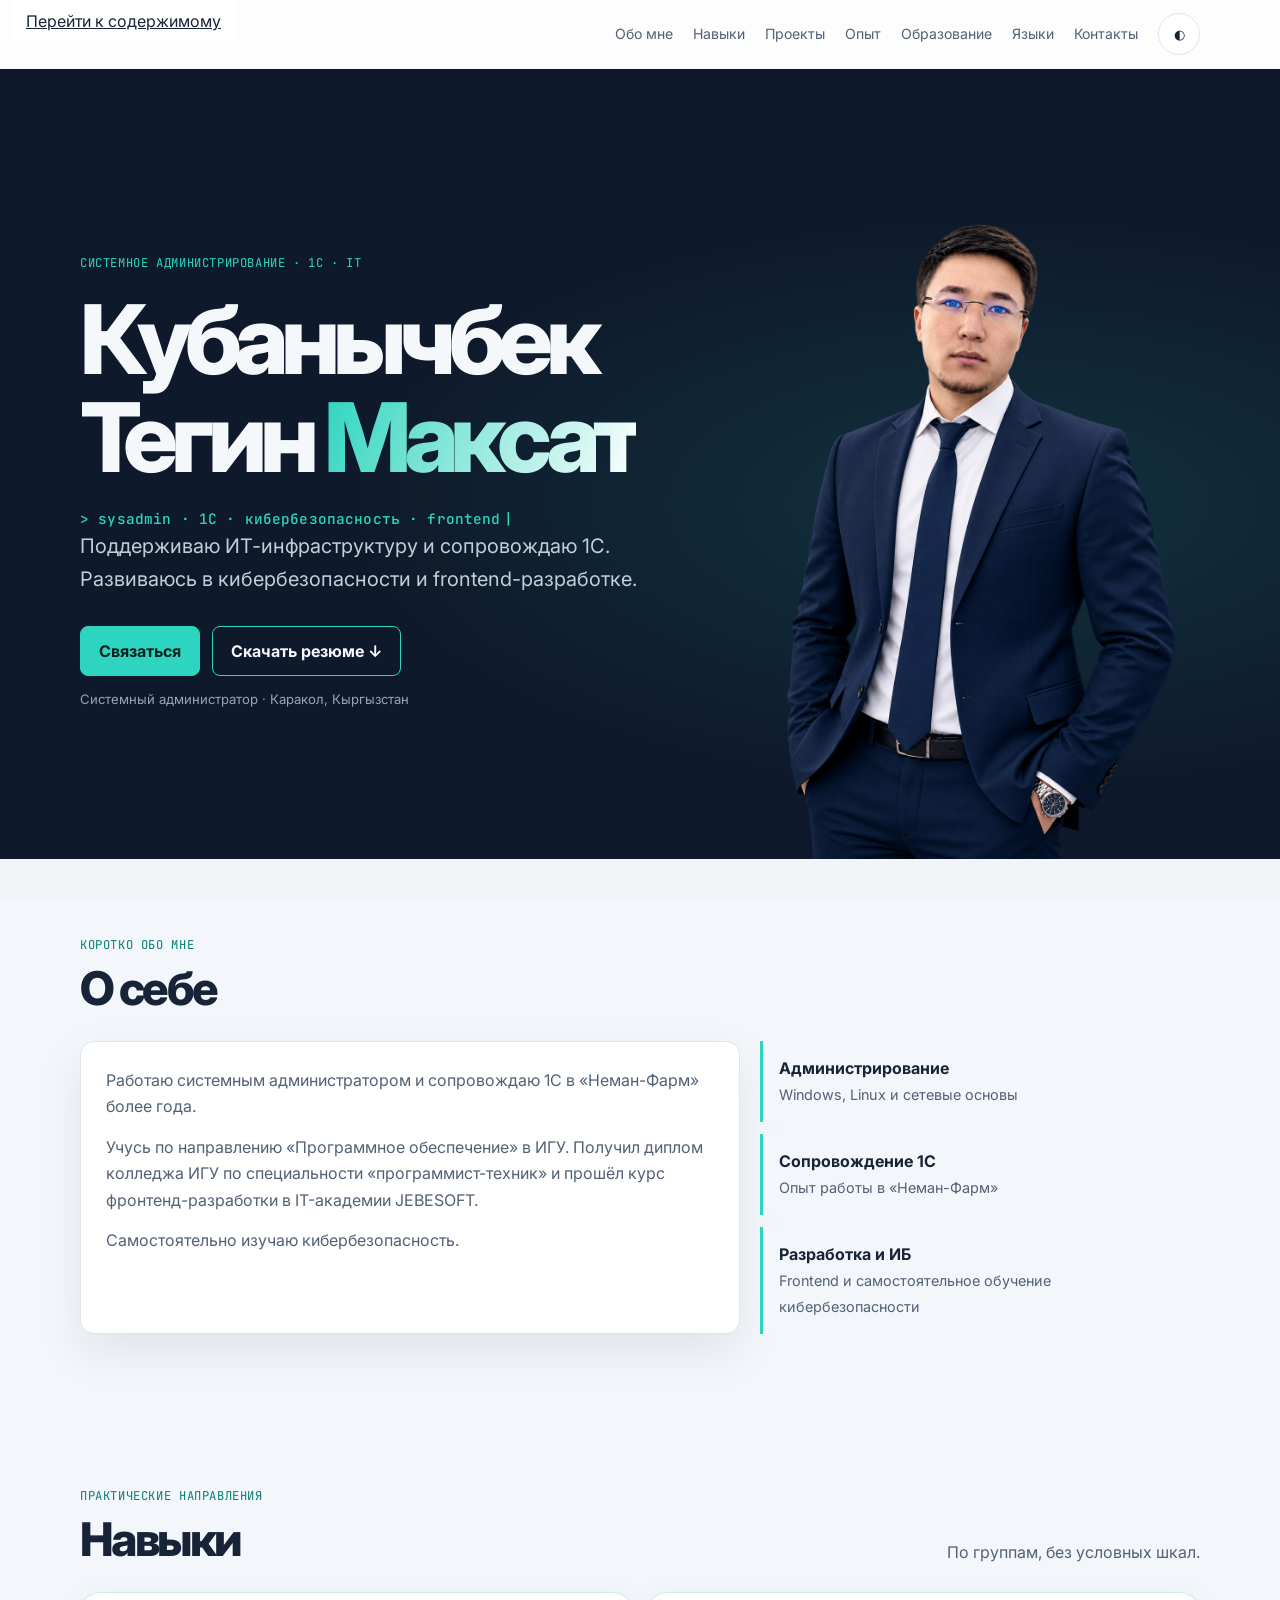
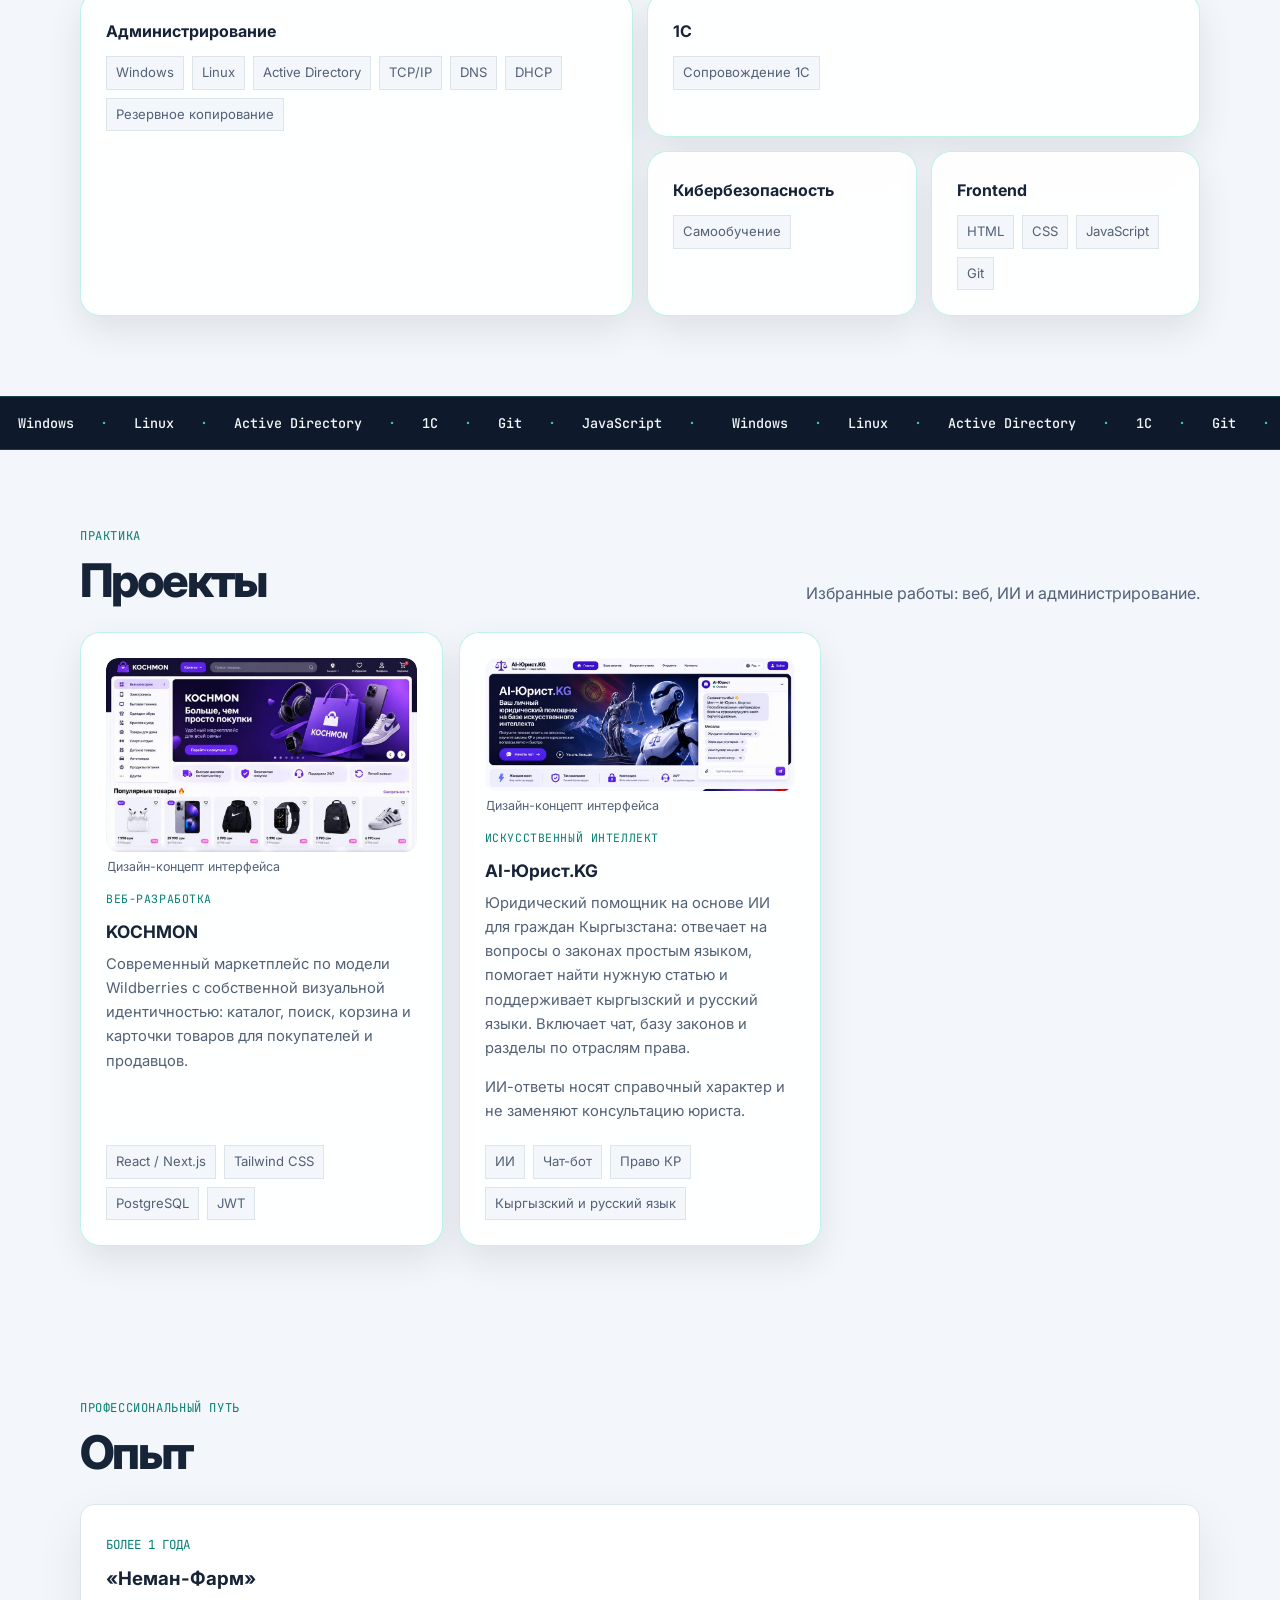
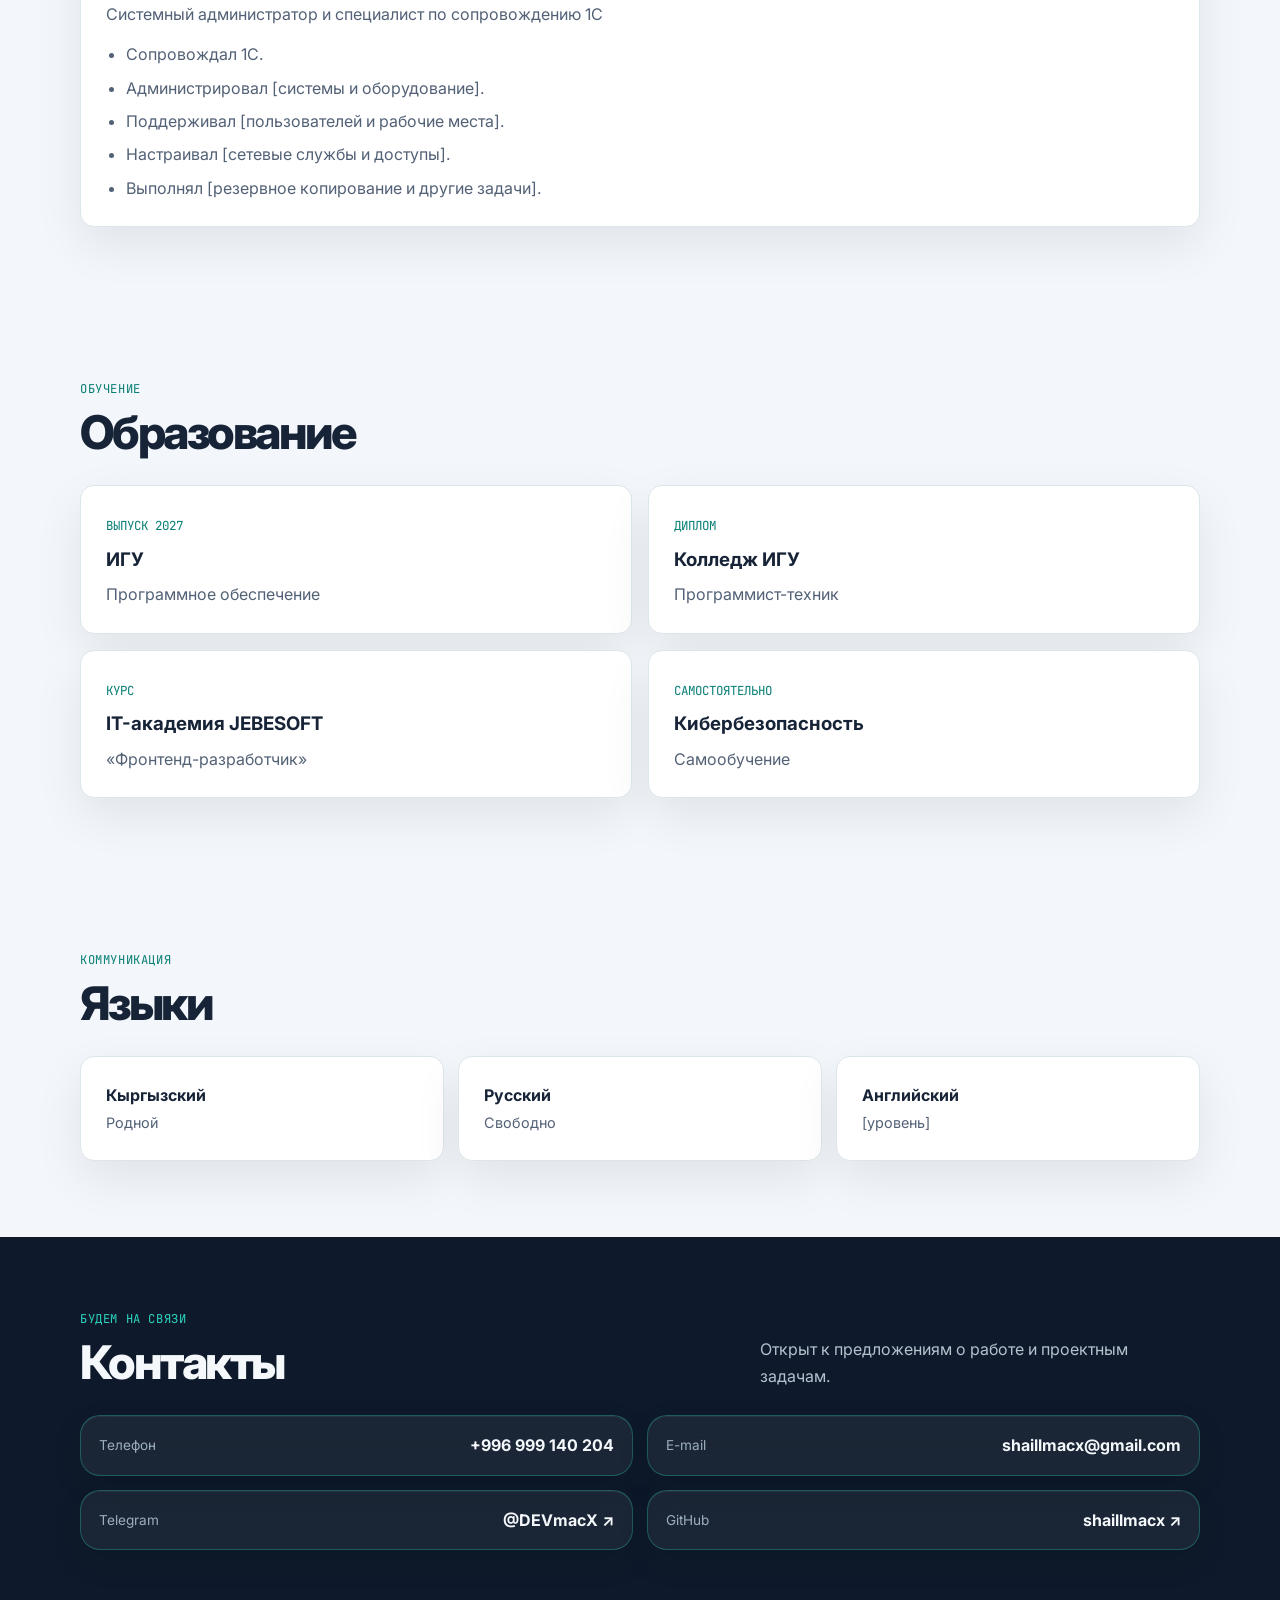
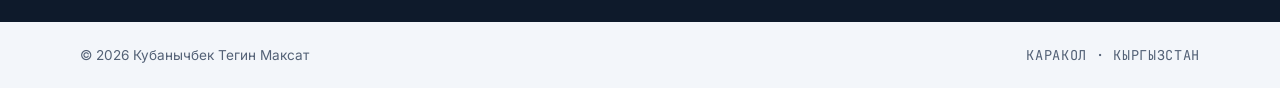
<file: index.html>
<!doctype html>
<html lang="ru">
<head>
  <meta charset="utf-8">
  <meta name="viewport" content="width=device-width, initial-scale=1">
  <meta name="theme-color" content="#0E1A2B">
  <meta name="description" content="Портфолио Кубанычбека Тегина Максата: системное администрирование, 1С, кибербезопасность и фронтенд.">
  <meta property="og:type" content="website">
  <meta property="og:title" content="Максат Кубанычбек Тегин — портфолио">
  <meta property="og:description" content="Системное администрирование · 1С · кибербезопасность · frontend">
  <meta property="og:locale" content="ru_RU">
  <title>Максат Кубанычбек Тегин — портфолио</title>
  <link rel="preconnect" href="https://fonts.googleapis.com">
  <link rel="preconnect" href="https://fonts.gstatic.com" crossorigin>
  <link href="https://fonts.googleapis.com/css2?family=Inter:wght@400;500;600;700;800&family=JetBrains+Mono:wght@400;500&display=swap" rel="stylesheet">
  <link rel="stylesheet" href="css/style.css">
</head>
<body>
  <div class="scroll-progress" id="scrollProgress" role="progressbar" aria-label="Прокрутка страницы" aria-valuemin="0" aria-valuemax="100" aria-valuenow="0"></div>
  <a class="skip" href="#main">Перейти к содержимому</a>
  <header class="header"><div class="wrap nav header__nav"><a class="brand header__brand" href="#top" aria-label="Максат — на главную">М<span>.</span>К</a><nav class="header__links" aria-label="Основная навигация"><a href="#about">Обо мне</a><a href="#skills">Навыки</a><a href="#projects">Проекты</a><a href="#experience">Опыт</a><a href="#education">Образование</a><a href="#languages">Языки</a><a href="#contact">Контакты</a><button class="theme header__theme-toggle" id="themeToggle" type="button" aria-label="Включить тёмную тему" title="Сменить тему">◐</button></nav></div></header>
  <main class="portfolio-main" id="main">
    <section class="hero" id="top"><div class="wrap hero-inner hero__inner"><div class="hero-copy hero__copy"><div class="eyebrow hero__eyebrow">Системное администрирование · 1С · IT</div><h1 class="hero__title">Кубанычбек Тегин <span class="name-accent">Максат</span></h1><p class="terminal-line hero__terminal"><span id="terminalText" aria-hidden="true">&gt; sysadmin · 1С · кибербезопасность · frontend</span><span class="terminal-cursor" aria-hidden="true">|</span><span class="sr-only">sysadmin · 1С · кибербезопасность · frontend</span></p><p class="hero__description">Поддерживаю ИТ-инфраструктуру и сопровождаю 1С. Развиваюсь в кибербезопасности и frontend-разработке.</p><div class="actions hero__actions"><a class="btn btn--primary primary" href="#contact">Связаться</a><a class="btn btn--secondary ghost" href="[ссылка на PDF]" download>Скачать резюме ↓</a></div><p class="hero-note hero__note">Системный администратор · Каракол, Кыргызстан</p></div><img class="hero-photo hero__photo" src="assets/portrait-cutout.png" alt="Кубанычбек Тегин Максат"></div></section>
    <section id="about"><div class="wrap"><div class="section-head section__head"><div><div class="eyebrow">Коротко обо мне</div><h2 class="section__title">О себе</h2></div></div><div class="about-grid"><article class="card card--about about-copy reveal"><p>Работаю системным администратором и сопровождаю 1С в «Неман-Фарм» более года.</p><p>Учусь по направлению «Программное обеспечение» в ИГУ. Получил диплом колледжа ИГУ по специальности «программист-техник» и прошёл курс фронтенд-разработки в IT-академии JEBESOFT.</p><p>Самостоятельно изучаю кибербезопасность.</p></article><div class="facts"><div class="fact reveal"><strong>Администрирование</strong><span>Windows, Linux и сетевые основы</span></div><div class="fact reveal"><strong>Сопровождение 1С</strong><span>Опыт работы в «Неман-Фарм»</span></div><div class="fact reveal"><strong>Разработка и ИБ</strong><span>Frontend и самостоятельное обучение кибербезопасности</span></div></div></div></div></section>
    <section id="skills"><div class="wrap"><div class="section-head section__head"><div><div class="eyebrow">Практические направления</div><h2 class="section__title">Навыки</h2></div><p>По группам, без условных шкал.</p></div><div class="skills skills-bento"><article class="card card--skill skill reveal glass-card"><h3>Администрирование</h3><div class="tags"><span class="tag">Windows</span><span class="tag">Linux</span><span class="tag">Active Directory</span><span class="tag">TCP/IP</span><span class="tag">DNS</span><span class="tag">DHCP</span><span class="tag">Резервное копирование</span></div></article><article class="card card--skill skill reveal glass-card"><h3>1С</h3><div class="tags"><span class="tag">Сопровождение 1С</span></div></article><article class="card card--skill skill reveal glass-card"><h3>Кибербезопасность</h3><div class="tags"><span class="tag">Самообучение</span></div></article><article class="card card--skill skill reveal glass-card"><h3>Frontend</h3><div class="tags"><span class="tag">HTML</span><span class="tag">CSS</span><span class="tag">JavaScript</span><span class="tag">Git</span></div></article></div></div></section>
    <div class="skills-marquee" tabindex="0" role="region" aria-label="Навыки: Windows, Linux, Active Directory, 1С, Git, JavaScript"><div class="marquee-track" aria-hidden="true"><div class="marquee-list"><span>Windows</span><span>Linux</span><span>Active Directory</span><span>1С</span><span>Git</span><span>JavaScript</span></div><div class="marquee-list" aria-hidden="true"><span>Windows</span><span>Linux</span><span>Active Directory</span><span>1С</span><span>Git</span><span>JavaScript</span></div></div></div>
    <section id="projects"><div class="wrap"><div class="section-head section__head"><div><div class="eyebrow">Практика</div><h2 class="section__title">Проекты</h2></div><p>Избранные работы: веб, ИИ и администрирование.</p></div><div class="projects">
      <article class="card card--project project project--kochmon reveal glass-card"><figure class="project__media"><img class="project__image" src="assets/kochmon-preview.jpg" alt="Дизайн-концепт маркетплейса KOCHMON" width="1000" height="622" loading="lazy"><figcaption class="project__caption">Дизайн-концепт интерфейса</figcaption></figure><span class="mono project__category">ВЕБ-РАЗРАБОТКА</span><h3>KOCHMON</h3><p>Современный маркетплейс по модели Wildberries с собственной визуальной идентичностью: каталог, поиск, корзина и карточки товаров для покупателей и продавцов.</p><div class="tags"><span class="tag">React / Next.js</span><span class="tag">Tailwind CSS</span><span class="tag">PostgreSQL</span><span class="tag">JWT</span></div></article>
      <article class="card card--project project project--ai reveal glass-card"><figure class="project__media"><img class="project__image" src="assets/ai-urist-preview.jpg" alt="Дизайн-концепт AI-Юрист.KG" width="1000" height="426" loading="lazy"><figcaption class="project__caption">Дизайн-концепт интерфейса</figcaption></figure><span class="mono project__category">ИСКУССТВЕННЫЙ ИНТЕЛЛЕКТ</span><h3>AI-Юрист.KG</h3><p>Юридический помощник на основе ИИ для граждан Кыргызстана: отвечает на вопросы о законах простым языком, помогает найти нужную статью и поддерживает кыргызский и русский языки. Включает чат, базу законов и разделы по отраслям права.</p><p class="project__note">ИИ-ответы носят справочный характер и не заменяют консультацию юриста.</p><div class="tags"><span class="tag">ИИ</span><span class="tag">Чат-бот</span><span class="tag">Право КР</span><span class="tag">Кыргызский и русский язык</span></div></article>
    </div></div></section>
    <section id="experience"><div class="wrap"><div class="section-head section__head"><div><div class="eyebrow">Профессиональный путь</div><h2 class="section__title">Опыт</h2></div></div><article class="card card--timeline timeline-card reveal"><span class="date">БОЛЕЕ 1 ГОДА</span><h3>«Неман-Фарм»</h3><p>Системный администратор и специалист по сопровождению 1С</p><ul class="duties"><li>Сопровождал 1С.</li><li>Администрировал [системы и оборудование].</li><li>Поддерживал [пользователей и рабочие места].</li><li>Настраивал [сетевые службы и доступы].</li><li>Выполнял [резервное копирование и другие задачи].</li></ul></article></div></section>
    <section id="education"><div class="wrap"><div class="section-head section__head"><div><div class="eyebrow">Обучение</div><h2 class="section__title">Образование</h2></div></div><div class="timeline"><article class="card card--timeline timeline-card reveal"><span class="date">ВЫПУСК 2027</span><h3>ИГУ</h3><p>Программное обеспечение</p></article><article class="card card--timeline timeline-card reveal"><span class="date">ДИПЛОМ</span><h3>Колледж ИГУ</h3><p>Программист-техник</p></article><article class="card card--timeline timeline-card reveal"><span class="date">КУРС</span><h3>IT-академия JEBESOFT</h3><p>«Фронтенд-разработчик»</p></article><article class="card card--timeline timeline-card reveal"><span class="date">САМОСТОЯТЕЛЬНО</span><h3>Кибербезопасность</h3><p>Самообучение</p></article></div></div></section>
    <section id="languages"><div class="wrap"><div class="section-head section__head"><div><div class="eyebrow">Коммуникация</div><h2 class="section__title">Языки</h2></div></div><div class="languages"><article class="card card--language language reveal"><strong>Кыргызский</strong><span>Родной</span></article><article class="card card--language language reveal"><strong>Русский</strong><span>Свободно</span></article><article class="card card--language language reveal"><strong>Английский</strong><span>[уровень]</span></article></div></div></section>
    <section class="contact" id="contact"><div class="wrap"><div class="section-head section__head"><div><div class="eyebrow">Будем на связи</div><h2 class="section__title">Контакты</h2></div><p>Открыт к предложениям о работе и проектным задачам.</p></div><div class="contact-grid"><a class="contact-item card--contact glass-card" href="tel:+996999140204"><span>Телефон</span><strong>+996 999 140 204</strong></a><a class="contact-item card--contact glass-card" href="mailto:shaillmacx@gmail.com"><span>E-mail</span><strong>shaillmacx@gmail.com</strong></a><a class="contact-item card--contact glass-card" href="https://t.me/DEVmacX" target="_blank" rel="noopener noreferrer"><span>Telegram</span><strong>@DEVmacX ↗</strong></a><a class="contact-item card--contact glass-card" href="https://github.com/shaillmacx" target="_blank" rel="noopener noreferrer"><span>GitHub</span><strong>shaillmacx ↗</strong></a></div></div></section>
  </main>
  <footer class="site-footer"><div class="wrap footer-inner"><span>© <span id="year"></span> Кубанычбек Тегин Максат</span><span class="mono">КАРАКОЛ · КЫРГЫЗСТАН</span></div></footer>
  <script>
    (()=>{
      const root=document.documentElement,button=document.getElementById('themeToggle'),header=document.querySelector('header'),progress=document.getElementById('scrollProgress'),motionPreference=window.matchMedia('(prefers-reduced-motion: reduce)'),themePreference=window.matchMedia('(prefers-color-scheme: dark)');
      let saved='';try{saved=localStorage.getItem('portfolio-theme')||''}catch{}
      let hasUserTheme=saved==='light'||saved==='dark';let activeTheme=hasUserTheme?saved:(themePreference.matches?'dark':'light');
      const setTheme=(theme,persist=false)=>{activeTheme=theme;root.dataset.theme=theme;button.setAttribute('aria-label',theme==='dark'?'Включить светлую тему':'Включить тёмную тему');button.setAttribute('aria-pressed',String(theme==='dark'));if(persist){hasUserTheme=true;try{localStorage.setItem('portfolio-theme',theme)}catch{}}};
      setTheme(activeTheme);themePreference.addEventListener('change',event=>{if(!hasUserTheme)setTheme(event.matches?'dark':'light')});button.addEventListener('click',()=>setTheme(activeTheme==='dark'?'light':'dark',true));
      const pointerPreference=window.matchMedia('(hover:hover) and (pointer:fine)'),glassCards=[...document.querySelectorAll('.glass-card')],moveSpotlight=event=>{const rect=event.currentTarget.getBoundingClientRect();event.currentTarget.style.setProperty('--x',`${event.clientX-rect.left}px`);event.currentTarget.style.setProperty('--y',`${event.clientY-rect.top}px`)};const syncSpotlight=()=>glassCards.forEach(card=>{if(pointerPreference.matches&&!motionPreference.matches)card.addEventListener('mousemove',moveSpotlight);else{card.removeEventListener('mousemove',moveSpotlight);card.style.removeProperty('--x');card.style.removeProperty('--y')}});syncSpotlight();pointerPreference.addEventListener('change',syncSpotlight);motionPreference.addEventListener('change',syncSpotlight);
      document.getElementById('year').textContent=new Date().getFullYear();
      const syncScrollUI=()=>{header.classList.toggle('scrolled',window.scrollY>8);const maxScroll=document.documentElement.scrollHeight-window.innerHeight;const value=maxScroll>0?Math.min(1,Math.max(0,window.scrollY/maxScroll)):0;progress.style.transform=`scaleX(${value})`;progress.setAttribute('aria-valuenow',String(Math.round(value*100)))};syncScrollUI();window.addEventListener('scroll',syncScrollUI,{passive:true});window.addEventListener('resize',syncScrollUI);
      const terminal=document.getElementById('terminalText'),terminalFull='> sysadmin · 1С · кибербезопасность · frontend';let typingTimer=0;if(motionPreference.matches){terminal.textContent=terminalFull}else{terminal.textContent='';let count=0;typingTimer=window.setInterval(()=>{count+=1;terminal.textContent=terminalFull.slice(0,count);if(count>=terminalFull.length){window.clearInterval(typingTimer);typingTimer=0}},42)}motionPreference.addEventListener('change',event=>{if(event.matches){if(typingTimer)window.clearInterval(typingTimer);terminal.textContent=terminalFull}});
      document.querySelectorAll('.section-head').forEach(el=>el.classList.add('reveal'));const items=[...document.querySelectorAll('.reveal')],groupDelays=new Map();items.forEach(el=>{const group=el.parentElement,index=groupDelays.get(group)||0;el.style.setProperty('--reveal-delay',`${Math.min(index,4)*65}ms`);groupDelays.set(group,index+1)});
      if('IntersectionObserver'in window&&!motionPreference.matches){const revealObserver=new IntersectionObserver(entries=>entries.forEach(entry=>{if(entry.isIntersecting){entry.target.classList.add('visible');revealObserver.unobserve(entry.target)}}),{threshold:.12});items.forEach(el=>revealObserver.observe(el))}else items.forEach(el=>el.classList.add('visible'));
      const navLinks=[...document.querySelectorAll('nav a[href^="#"]')],sections=[...document.querySelectorAll('main section[id]')];const setActiveSection=section=>{navLinks.forEach(link=>{const active=section&&link.getAttribute('href')===`#${section.id}`;link.classList.toggle('active',Boolean(active));if(active)link.setAttribute('aria-current','location');else link.removeAttribute('aria-current')})};
      if('IntersectionObserver'in window){let activeObserver;const observeActiveSection=()=>{if(activeObserver)activeObserver.disconnect();const topBand=Math.round(window.innerHeight*.4),bottomBand=Math.round(window.innerHeight*.5);activeObserver=new IntersectionObserver(entries=>{const current=entries.filter(entry=>entry.isIntersecting).sort((a,b)=>a.boundingClientRect.top-b.boundingClientRect.top)[0];if(current)setActiveSection(current.target)}, {rootMargin:`-${topBand}px 0px -${bottomBand}px 0px`,threshold:0});sections.forEach(section=>activeObserver.observe(section))};observeActiveSection();window.addEventListener('resize',observeActiveSection)}
    })();
  </script>
</body>
</html>
</file>
<file: css/style.css>
/* Переменные и темы */
:root{
  color-scheme:light;
  --color-bg:#0E1A2B;
  --color-accent:#2DD4BF;
  --color-surface:#F3F6FA;
  --color-white:#fff;
  --color-on-dark:#F3F6FA;
  --color-ink:#172438;
  --color-muted:#536176;
  --color-teal:#087f75;
  --color-line:#dce5e9;
  --color-hero-text:#f4f8fb;
  --color-hero-muted:#c1cfda;
  --color-hero-note:#95a7b7;
  --color-button-text:#07211f;
  --color-contact-text:#b4c2ce;
  --color-contact-muted:#9eafbd;
  --color-contact-border:#304254;
  --color-ink-dark:#e8f0f3;
  --color-muted-dark:#afbdca;
  --color-paper-dark:#101d2b;
  --color-surface-dark:#0b1724;
  --color-line-dark:#293a49;
  --color-teal-dark:#5eead4;
  --rgb-bg:14,26,43;
  --rgb-accent:45,212,191;
  --rgb-white:255,255,255;
  --rgb-black:0,0,0;
  --rgb-surface:243,246,250;
  --rgb-paper-dark:16,29,43;
  --font-main:Inter,system-ui,-apple-system,"Segoe UI",sans-serif;
  --font-mono:"JetBrains Mono",monospace;
  --radius:20px;
  --radius-card:14px;
  --radius-small:8px;
  --radius-medium:10px;
  --radius-round:50%;
  --radius-none:0;
  --space-1:4px;
  --space-2:8px;
  --space-3:12px;
  --space-4:16px;
  --space-5:20px;
  --space-6:24px;
  --space-7:32px;
  --space-8:40px;
  --space-section:76px;
  --length-1: 1px;
  --length-1-5: 1.5px;
  --length-10: 10px;
  --length-11: 11px;
  --length-110: 110px;
  --length-1120: 1120px;
  --length-12: 12px;
  --length-13: 13px;
  --length-130: 130px;
  --length-135: 135px;
  --length-14: 14px;
  --length-145: 145px;
  --length-16: 16px;
  --length-17: 17px;
  --length-170: 170px;
  --length-18: 18px;
  --length-180: 180px;
  --length-2: 2px;
  --length-20: 20px;
  --length-21: 21px;
  --length-22: 22px;
  --length-24: 24px;
  --length-240: 240px;
  --length-25: 25px;
  --length-250: 250px;
  --length-26: 26px;
  --length-28: 28px;
  --length-3: 3px;
  --length-30: 30px;
  --length-32: 32px;
  --length-320: 320px;
  --length-36: 36px;
  --length-38: 38px;
  --length-4: 4px;
  --length-40: 40px;
  --length-42: 42px;
  --length-440: 440px;
  --length-450: 450px;
  --length-48: 48px;
  --length-5: 5px;
  --length-55: 55px;
  --length-56: 56px;
  --length-6: 6px;
  --length-60: 60px;
  --length-620: 620px;
  --length-68: 68px;
  --length-690: 690px;
  --length-7: 7px;
  --length-70: 70px;
  --length-72: 72px;
  --length-76: 76px;
  --length-8: 8px;
  --length-80: 80px;
  --length-84: 84px;
  --length-9: 9px;
  --length-94: 94px;
  /* Точные размеры исходной вёрстки */
  --navy:var(--color-bg);
  --ink:var(--color-ink);
  --muted:var(--color-muted);
  --teal:var(--color-teal);
  --accent:var(--color-accent);
  --paper:var(--color-white);
  --wash:var(--color-surface);
  --line:var(--color-line);
  --shadow:0 18px 48px rgba(var(--rgb-bg),.08);
  --dot-color:rgba(var(--rgb-bg),.14);
}
[data-theme="dark"]{
  color-scheme:dark;
  --color-ink:var(--color-ink-dark);
  --color-muted:var(--color-muted-dark);
  --color-paper:var(--color-paper-dark);
  --color-surface:var(--color-surface-dark);
  --color-line:var(--color-line-dark);
  --color-teal:var(--color-teal-dark);
  --ink:var(--color-ink);
  --muted:var(--color-muted);
  --paper:var(--color-paper);
  --wash:var(--color-surface);
  --line:var(--color-line);
  --teal:var(--color-teal);
  --shadow:0 18px 48px rgba(var(--rgb-black),.22);
  --dot-color:rgba(var(--rgb-surface),.14);
}
@media(prefers-color-scheme:dark){
  :root:not([data-theme="light"]){
    color-scheme:dark;
    --color-ink:var(--color-ink-dark);
    --color-muted:var(--color-muted-dark);
    --color-paper:var(--color-paper-dark);
    --color-surface:var(--color-surface-dark);
    --color-line:var(--color-line-dark);
    --color-teal:var(--color-teal-dark);
    --ink:var(--color-ink);
    --muted:var(--color-muted);
    --paper:var(--color-paper);
    --wash:var(--color-surface);
    --line:var(--color-line);
    --teal:var(--color-teal);
    --shadow:0 18px 48px rgba(var(--rgb-black),.22);
    --dot-color:rgba(var(--rgb-surface),.14);
  }
}
    /* Сброс стилей и базовая типографика */
*{box-sizing:border-box}html{scroll-behavior:smooth;scroll-padding-top:var(--length-84)}body{margin:0;background:var(--wash);color:var(--ink);font-family:var(--font-main);line-height:1.65;transition:background-color 220ms ease,color 220ms ease}body,header,.card,.fact,.tag,.theme,.contact-item,footer{transition-property:background-color,color,border-color,box-shadow}body,header,.card,.fact,.tag,.theme,.contact-item,footer{transition-duration:200ms;transition-timing-function:ease}a{color:inherit}a:focus-visible,button:focus-visible{outline:var(--length-3) solid var(--accent);outline-offset:var(--length-3)}.wrap{width:min(var(--length-1120),calc(100% - var(--length-40)));margin-inline:auto}.mono,.eyebrow{font-family:var(--font-mono);letter-spacing:.05em}.eyebrow{font-size:.76rem;text-transform:uppercase;color:var(--teal)}.skip{position:absolute;top:-var(--length-60);left:var(--length-12);background:var(--paper);padding:var(--length-8) var(--length-14);z-index:9}.skip:focus{top:var(--length-12)}
    /* Шапка */
.header{position:sticky;top:0;z-index:5;background:color-mix(in srgb,var(--paper) 82%,transparent);backdrop-filter:blur(var(--length-12));-webkit-backdrop-filter:blur(var(--length-12));border-bottom:var(--length-1) solid transparent;transition:background-color 200ms ease,border-color 200ms ease,box-shadow 200ms ease}.header.scrolled{border-color:var(--line);box-shadow:0 var(--length-5) var(--length-18) rgba(var(--rgb-bg),.08)}.nav{min-height:var(--length-68);display:flex;align-items:center;justify-content:space-between;gap:var(--length-20)}.brand{text-decoration:none;font-weight:800;letter-spacing:-.04em}.brand span{color:var(--teal)}nav{display:flex;align-items:center;gap:var(--length-20)}nav a{text-decoration:none;color:var(--muted);font-size:.88rem;position:relative;transition:color 180ms ease}nav a::after{content:"";position:absolute;left:0;right:0;bottom:-var(--length-7);height:var(--length-1);background:var(--accent);transform:scaleX(0);transform-origin:left;transition:transform 180ms ease}nav a:hover,nav a:focus-visible{color:var(--teal)}nav a:hover::after,nav a:focus-visible::after{transform:scaleX(1)}.theme{border:var(--length-1) solid var(--line);background:var(--paper);color:var(--ink);border-radius:var(--radius-round);width:var(--length-42);height:var(--length-42);cursor:pointer;transition:background-color 200ms ease,color 200ms ease,border-color 200ms ease,transform 200ms ease}.theme:hover{transform:translateY(-var(--length-2));border-color:var(--accent)}
    /* Главный экран */
.hero{background:var(--navy);background-image:radial-gradient(ellipse at 78% 38%,rgba(var(--rgb-accent),.075),transparent 38%);color:var(--color-hero-text);padding:clamp(var(--length-72),11vw,var(--length-130)) 0 0;position:relative;overflow:hidden}.hero:after{content:"";position:absolute;width:var(--length-450);height:var(--length-450);border:var(--length-1) solid rgba(var(--rgb-accent),.16);border-radius:var(--radius-round);right:-var(--length-170);top:-var(--length-170);box-shadow:0 0 0 var(--length-55) rgba(var(--rgb-accent),.035),0 0 0 var(--length-110) rgba(var(--rgb-accent),.025)}.hero__inner{position:relative;z-index:1;max-width:none;display:grid;grid-template-columns:minmax(0,1fr) minmax(var(--length-320),min(42vw,var(--length-440)));align-items:end;gap:clamp(var(--length-28),5vw,var(--length-56))}.hero__copy{min-width:0;align-self:center;padding-bottom:var(--length-94)}.hero__photo{display:block;width:100%;max-width:var(--length-440);height:auto;aspect-ratio:auto;object-fit:contain;object-position:center bottom;justify-self:end;align-self:end;border:0!important;outline:0!important;box-shadow:none!important;border-radius:var(--radius-none)!important;background:transparent!important}.hero .eyebrow{color:var(--accent)}.hero__title{font-size:clamp(3rem,7.5vw,6.2rem);font-weight:800;line-height:1.02;letter-spacing:-.075em;margin:var(--length-18) 0 var(--length-20)}.hero p{font-size:clamp(1.05rem,2vw,1.25rem);color:var(--color-hero-muted);max-width:var(--length-690);margin:0 0 var(--length-30)}.hero__actions{display:flex;gap:var(--length-12);flex-wrap:wrap}/* Кнопки */
.btn{display:inline-flex;align-items:center;justify-content:center;min-height:var(--length-48);padding:var(--length-11) var(--length-18);border-radius:var(--radius-small);text-decoration:none;font-weight:700;border:var(--length-1) solid var(--accent);transition:transform 200ms ease,box-shadow 200ms ease,background-color 200ms ease,border-color 200ms ease,color 200ms ease}.btn:hover{transform:translateY(-var(--length-3));box-shadow:0 var(--length-9) var(--length-22) rgba(var(--rgb-black),.2);border-color:var(--accent)}.btn--primary{background:var(--accent);color:var(--color-button-text)}.btn--secondary{color:var(--color-hero-text)}.hero__note{font-size:.82rem!important;color:var(--color-hero-note)!important;margin:var(--length-13) 0 0!important}
    main section{padding:var(--length-76) 0}.section__head{display:flex;justify-content:space-between;align-items:end;gap:var(--length-20);margin-bottom:var(--length-26)}.section__head h2{font-size:clamp(2rem,4.2vw,2.9rem);font-weight:800;letter-spacing:-.055em;line-height:1.12;margin:var(--length-8) 0 0}.section__head p{max-width:var(--length-440);color:var(--muted);margin:0}/* Общие карточки и раздел «О себе» */
.card{background:var(--paper);border:var(--length-1) solid var(--line);border-radius:var(--radius-card);padding:var(--length-25);box-shadow:var(--shadow)}.about-grid{display:grid;grid-template-columns:1.2fr .8fr;gap:var(--length-20)}.about-copy p{margin:0 0 var(--length-14);color:var(--muted)}.about-copy p:last-child{margin:0}.facts{display:grid;gap:var(--length-12)}.fact{padding:var(--length-14) var(--length-16);border-left:var(--length-3) solid var(--accent);background:var(--wash);border-radius:var(--radius-none) var(--radius-small) var(--radius-small) var(--radius-none)}.fact strong{display:block}.fact span{font-size:.9rem;color:var(--muted)}
    /* Карточки навыков и проектов */
.skills{display:grid;grid-template-columns:repeat(4,1fr);gap:var(--length-14)}.skill h3{margin:0 0 var(--length-12);font-size:1rem}.tags{display:flex;flex-wrap:wrap;gap:var(--length-8)}.tag{font-size:.82rem;padding:var(--length-5) var(--length-9);border-radius:var(--radius-xs);background:var(--wash);color:var(--muted);border:var(--length-1) solid var(--line)}
    .projects{display:grid;grid-template-columns:repeat(3,1fr);gap:var(--length-16)}.project{display:flex;flex-direction:column;min-height:var(--length-250)}.project .mono{font-size:.72rem;color:var(--teal);text-transform:uppercase}.project h3{margin:var(--length-12) 0 var(--length-8);font-size:1.08rem;line-height:1.35}.project p{font-size:.92rem;color:var(--muted);margin:0 0 var(--length-14)}.project .tags{margin-top:auto;padding-top:var(--length-8)}.project.reveal{transition:opacity 500ms ease var(--reveal-delay,0ms),transform 500ms ease var(--reveal-delay,0ms),box-shadow 200ms ease,border-color 200ms ease,background-color 200ms ease,color 200ms ease}.project.reveal.visible:hover{transform:translateY(-var(--length-3));border-color:var(--accent);box-shadow:0 var(--length-16) var(--length-32) rgba(var(--rgb-bg),.16)}.pending{border-style:dashed;box-shadow:none}.pending h3{color:var(--muted)}
    /* Опыт и образование */
.timeline{display:grid;grid-template-columns:1fr 1fr;gap:var(--length-16)}.timeline-card h3{margin:var(--length-7) 0 var(--length-6)}.timeline-card p{margin:0;color:var(--muted)}.date{font:.78rem var(--font-mono);color:var(--teal)}.duties{margin:var(--length-14) 0 0;padding-left:var(--length-20);color:var(--muted)}.duties li+li{margin-top:var(--length-7)}.languages{display:grid;grid-template-columns:repeat(3,1fr);gap:var(--length-14)}.language strong{display:block}.language span{color:var(--muted);font-size:.9rem}
    /* Контакты и подвал */
.contact{background:var(--navy);color:var(--color-hero-text);padding:var(--length-72) 0}.contact .eyebrow{color:var(--accent)}.contact .section__head p{color:var(--color-contact-text)}.contact-grid{display:grid;grid-template-columns:1fr 1fr;gap:var(--length-14)}.contact-item{border:var(--length-1) solid var(--color-contact-border);padding:var(--length-16) var(--length-18);border-radius:var(--radius-medium);text-decoration:none;display:flex;justify-content:space-between;gap:var(--length-12);align-items:center}.contact-item span:first-child{color:var(--color-contact-muted);font-size:.85rem}.contact-item strong{overflow-wrap:anywhere}.contact-item:hover{border-color:var(--accent)}.site-footer{padding:var(--length-22) 0;color:var(--muted);font-size:.85rem}.footer-inner{display:flex;justify-content:space-between;gap:var(--length-12);flex-wrap:wrap}/* Анимации */
.reveal{opacity:0;transform:translateY(var(--length-20));transition:opacity 500ms ease var(--reveal-delay,0ms),transform 500ms ease var(--reveal-delay,0ms),border-color 200ms ease,box-shadow 200ms ease,background-color 200ms ease,color 200ms ease}.reveal.visible{opacity:1;transform:none}
    /* Адаптивность: планшет и телефон */
@media(max-width:850px){nav{gap:var(--length-12)}nav a{font-size:.8rem}/* Карточки навыков и проектов */
.skills{grid-template-columns:repeat(2,1fr)}.projects{grid-template-columns:repeat(2,1fr)}}@media(max-width:760px){.hero__inner{grid-template-columns:1fr;align-items:start}.hero__copy{padding-bottom:0}.hero__photo{justify-self:center;width:min(100%,var(--length-440));margin-top:var(--length-24)}}@media(max-width:620px){.wrap{width:calc(100% - var(--length-28))}.nav{min-height:var(--length-60)}nav{gap:var(--length-9)}nav a:not([href="#experience"]):not([href="#contact"]){display:none}/* Главный экран */
.hero{padding:var(--length-70) 0 var(--length-48)}main section{padding:var(--length-60) 0}.section__head{display:block}.section__head p{margin-top:var(--length-12)}.about-grid,.timeline,.contact-grid{grid-template-columns:1fr}.projects,.languages{grid-template-columns:1fr}.project{min-height:unset}/* Общие карточки и раздел «О себе» */
.card{padding:var(--length-21)}/* Контакты и подвал */
.contact{padding:var(--length-60) 0}}
    @media(prefers-reduced-motion:reduce){html{scroll-behavior:auto}*,*::before,*::after{animation-duration:.01ms!important;transition-duration:.01ms!important}/* Анимации */
.reveal{opacity:1;transform:none}.btn:hover,.theme:hover,.project.reveal.visible:hover{transform:none;box-shadow:none}}
    /* Дополнительные лёгкие эффекты портфолио */
    .scroll-progress{position:fixed;inset:0 auto auto 0;width:100%;height:var(--length-3);background:var(--accent);transform:scaleX(0);transform-origin:left;z-index:30;pointer-events:none;will-change:transform}
    h1 .name-accent{background:linear-gradient(110deg,var(--accent),var(--color-white));-webkit-background-clip:text;background-clip:text;color:transparent}
    .terminal-line{margin:-var(--length-6) 0 var(--length-18)!important;font:500 clamp(.72rem,1.35vw,.9rem)/1.6 var(--font-mono)!important;letter-spacing:.01em;color:var(--accent)!important;overflow-wrap:anywhere;min-height:1.6em}.sr-only{position:absolute;width:var(--length-1);height:var(--length-1);padding:0;margin:-var(--length-1);overflow:hidden;clip:rect(0,0,0,0);white-space:nowrap;border:0}
    .terminal-cursor{display:inline-block;margin-left:var(--length-3);color:var(--accent);animation:cursor-blink .85s steps(1,end) infinite}@keyframes cursor-blink{50%{opacity:0}}
    nav a.active{color:var(--teal)}nav a.active::after{transform:scaleX(1)}
    .skills-bento{grid-template-columns:repeat(4,minmax(0,1fr));grid-template-areas:"admin admin one one" "admin admin two front";grid-auto-rows:minmax(var(--length-145),auto)}.skills-bento .skill{border-radius:var(--radius);transition:transform 200ms ease,border-color 200ms ease,box-shadow 200ms ease}.skills-bento .skill:first-child{grid-area:admin}.skills-bento .skill:nth-child(2){grid-area:one}.skills-bento .skill:nth-child(3){grid-area:two}.skills-bento .skill:nth-child(4){grid-area:front}.skills-bento .skill:hover{transform:translateY(-var(--length-3));border-color:var(--accent);box-shadow:0 var(--length-14) var(--length-28) rgba(var(--rgb-bg),.12)}
    .skills-marquee{overflow:hidden;background:var(--navy);color:var(--color-hero-text);border-block:var(--length-1) solid rgba(var(--rgb-accent),.22);padding:var(--length-17) 0;margin:var(--length-4) 0 0}.skills-marquee:focus-visible{outline:var(--length-3) solid var(--accent);outline-offset:-var(--length-3)}.marquee-track{display:flex;width:max-content;animation:marquee-scroll 38s linear infinite}.skills-marquee:hover .marquee-track,.skills-marquee:focus .marquee-track{animation-play-state:paused}.marquee-list{display:flex;align-items:center;gap:var(--length-26);padding:0 var(--length-18);white-space:nowrap;font:500 .84rem var(--font-mono)}.marquee-list span::after{content:"·";color:var(--accent);margin-left:var(--length-26)}@keyframes marquee-scroll{to{transform:translateX(-50%)}}
    .project{background:color-mix(in srgb,var(--paper) 96%,transparent);backdrop-filter:blur(var(--length-10));-webkit-backdrop-filter:blur(var(--length-10));border-color:color-mix(in srgb,var(--accent) 38%,var(--line))}
    /* Адаптивность: планшет и телефон */
@media(max-width:850px){.skills-bento{grid-template-columns:repeat(2,minmax(0,1fr));grid-template-areas:"admin admin" "one two" "front front";grid-auto-rows:minmax(var(--length-135),auto)}}@media(max-width:620px){.skills-bento{grid-template-columns:1fr;grid-template-areas:"admin" "one" "two" "front";grid-auto-rows:auto}.skills-marquee{padding:var(--length-14) 0}.marquee-list{gap:var(--length-18);padding-inline:var(--length-14)}.marquee-list span::after{margin-left:var(--length-18)}}
    @media(prefers-reduced-motion:reduce){.terminal-cursor{display:none}.marquee-track{animation:none}.marquee-list[aria-hidden="true"]{display:none}.scroll-progress{will-change:auto}.skills-bento .skill:hover,.project.reveal.visible:hover{transform:none;box-shadow:var(--shadow)}}
    @property --angle{syntax:"<angle>";inherits:false;initial-value:0deg}
    
    body:not(.error-page){isolation:isolate}body:not(.error-page)::before{content:"";position:fixed;inset:0;z-index:0;pointer-events:none;opacity:.045;background-image:radial-gradient(var(--dot-color) .7px,transparent .8px),url("data:image/svg+xml,%3Csvg xmlns='http://www.w3.org/2000/svg' viewBox='0 0 180 180'%3E%3Cfilter id='n'%3E%3CfeTurbulence type='fractalNoise' baseFrequency='.85' numOctaves='2' stitchTiles='stitch'/%3E%3C/filter%3E%3Crect width='180' height='180' filter='url(%23n)'/%3E%3C/svg%3E");background-size:var(--length-24) var(--length-24),var(--length-180) var(--length-180);background-blend-mode:normal,soft-light}body:not(.error-page)>main,body:not(.error-page)>footer{position:relative;z-index:1}
    .glass-card{position:relative;isolation:isolate;border:var(--length-1) solid rgba(var(--rgb-accent),.30)!important;border-radius:var(--radius)!important;background:rgba(var(--rgb-white),.96)!important;box-shadow:0 var(--length-14) var(--length-36) rgba(var(--rgb-bg),.09),inset 0 var(--length-1) 0 rgba(var(--rgb-white),.45)}[data-theme="dark"] .glass-card{background:rgba(var(--rgb-paper-dark),.96)!important;box-shadow:0 var(--length-16) var(--length-38) rgba(var(--rgb-black),.24),inset 0 var(--length-1) 0 rgba(var(--rgb-white),.035)}.contact .glass-card{background:rgba(var(--rgb-surface),.11)!important;border-color:rgba(var(--rgb-accent),.30)!important;box-shadow:0 var(--length-12) var(--length-30) rgba(var(--rgb-black),.12),inset 0 var(--length-1) 0 rgba(var(--rgb-surface),.06)}
    @supports (backdrop-filter:blur(12px)){.glass-card{background:rgba(var(--rgb-white),.91)!important;backdrop-filter:blur(var(--length-14));-webkit-backdrop-filter:blur(var(--length-14))}[data-theme="dark"] .glass-card{background:rgba(var(--rgb-paper-dark),.91)!important}.contact .glass-card{background:rgba(var(--rgb-surface),.055)!important}}
    .glass-card>*{position:relative;z-index:1}.glass-card::after{content:"";position:absolute;inset:0;z-index:0;border-radius:inherit;pointer-events:none;opacity:0;background:radial-gradient(var(--length-240) circle at var(--x,50%) var(--y,50%),rgba(var(--rgb-accent),.15),transparent 72%);transition:opacity 180ms ease}.glass-card:hover{transform:translateY(-var(--length-3));border-color:rgba(var(--rgb-accent),.38)!important}
    .glass-card::before{content:"";display:none;position:absolute;inset:0;z-index:2;padding:var(--length-1-5);border-radius:inherit;pointer-events:none;opacity:0;background:conic-gradient(from var(--angle),transparent 0deg 270deg,rgba(var(--rgb-accent),.16) 292deg,rgba(var(--rgb-accent),.95) 322deg,var(--color-accent) 335deg,transparent 355deg);transition:opacity 180ms ease}
    @supports (mask-composite:exclude){.glass-card::before{display:block;mask:linear-gradient(var(--color-white) 0 0) content-box,linear-gradient(var(--color-white) 0 0);mask-composite:exclude}}
    @supports (-webkit-mask-composite:xor){.glass-card::before{display:block;-webkit-mask:linear-gradient(var(--color-white) 0 0) content-box,linear-gradient(var(--color-white) 0 0);-webkit-mask-composite:xor}}
    @keyframes orbit-border{to{--angle:360deg}}.glass-card:hover::before,.glass-card:focus-visible::before,.glass-card:focus-within::before{opacity:1;animation:orbit-border 3.6s linear infinite}.glass-card:hover::after{opacity:1}
    @supports (backdrop-filter:blur(12px)){.card.skill.glass-card,.card.project.glass-card{border-color:rgba(var(--rgb-accent),.30)!important}}
    @media(prefers-reduced-motion:reduce){.glass-card::before{animation:none!important}.glass-card:hover::before,.glass-card:focus-visible::before,.glass-card:focus-within::before{opacity:.72}.glass-card::after{opacity:.45;background:radial-gradient(var(--length-240) circle at 50% 50%,rgba(var(--rgb-accent),.08),transparent 72%)}.glass-card:hover{transform:none}}
    @media(hover:hover) and (pointer:fine){.glass-card:hover::after{opacity:1}}@media(hover:none),(pointer:coarse){.glass-card::after{display:none}}
    .hero::after{content:none;display:none}/* Главный экран */
.hero{background-image:radial-gradient(ellipse at 78% 55%,rgba(var(--rgb-accent),.13),transparent 46%)}

/* Страница 404 */
.error-page{margin:0;min-height:100vh;display:grid;place-items:center;padding:var(--length-24);background:var(--color-bg);color:var(--color-on-dark);font-family:var(--font-main)}
.error-page__card{width:min(var(--length-620),100%);padding:clamp(var(--length-28),7vw,var(--length-56));border:var(--length-1) solid rgba(var(--rgb-accent),.42);border-radius:var(--radius);background:rgba(var(--rgb-surface),.04);box-shadow:0 var(--length-24) var(--length-80) rgba(var(--rgb-black),.22)}
.error-page__label,.error-page__message{font-family:var(--font-mono)}
.error-page__label{margin:0 0 var(--length-24);color:var(--color-accent);font-size:.82rem;letter-spacing:.08em;text-transform:uppercase}
.error-page__code{margin:0;color:var(--color-accent);font:500 clamp(1rem,3vw,1.25rem)/1.5 var(--font-mono)}
.error-page__status{margin:var(--length-8) 0 var(--length-26);font-size:clamp(5rem,20vw,9rem);line-height:.95;letter-spacing:-.08em}
.error-page__home{display:inline-flex;align-items:center;min-height:var(--length-48);margin-top:var(--length-24);padding:var(--length-10) var(--length-18);border:var(--length-1) solid var(--color-accent);border-radius:var(--radius-small);background:var(--color-accent);color:var(--color-bg);font-weight:700;text-decoration:none;transition:transform 180ms ease,box-shadow 180ms ease}
.error-page__home:hover{transform:translateY(-var(--length-2));box-shadow:0 var(--length-8) var(--length-22) rgba(var(--rgb-accent),.2)}
.error-page__home:focus-visible{outline:var(--length-3) solid var(--color-on-dark);outline-offset:var(--length-4)}
@media(prefers-reduced-motion:reduce){.error-page__home:hover{transform:none;box-shadow:none}}

/* Медиа проекта KOCHMON */
.project__media{margin:0 0 var(--length-14);overflow:hidden;border-radius:var(--length-12)}
.project__image{display:block;width:100%;height:auto;aspect-ratio:1000/622;object-fit:cover;border-radius:var(--length-12);transition:transform 200ms ease}
.project__caption{margin-top:var(--length-6);color:var(--muted);font-size:.78rem;line-height:1.4}
.project--kochmon.reveal{transition:opacity 500ms ease var(--reveal-delay,0ms),transform 500ms ease var(--reveal-delay,0ms),translate 200ms ease,box-shadow 200ms ease,border-color 200ms ease,background-color 200ms ease,color 200ms ease}
.project--kochmon.reveal.visible:hover{transform:none;translate:0 calc(0px - var(--length-3))}
.project--kochmon:hover .project__image{transform:scale(1.03)}
@media(prefers-reduced-motion:reduce){.project--kochmon.reveal.visible:hover{translate:none}.project--kochmon:hover .project__image{transform:none}}

/* Медиа проекта AI-Юрист.KG */
.project--ai .project__image{aspect-ratio:1000/426}
.project--ai.reveal{transition:opacity 500ms ease var(--reveal-delay,0ms),transform 500ms ease var(--reveal-delay,0ms),translate 200ms ease,box-shadow 200ms ease,border-color 200ms ease,background-color 200ms ease,color 200ms ease}
.project--ai.reveal.visible:hover{transform:none;translate:0 calc(0px - var(--length-3))}
.project--ai:hover .project__image{transform:scale(1.03)}
@media(prefers-reduced-motion:reduce){.project--ai.reveal.visible:hover{translate:none}.project--ai:hover .project__image{transform:none}}
</file>
